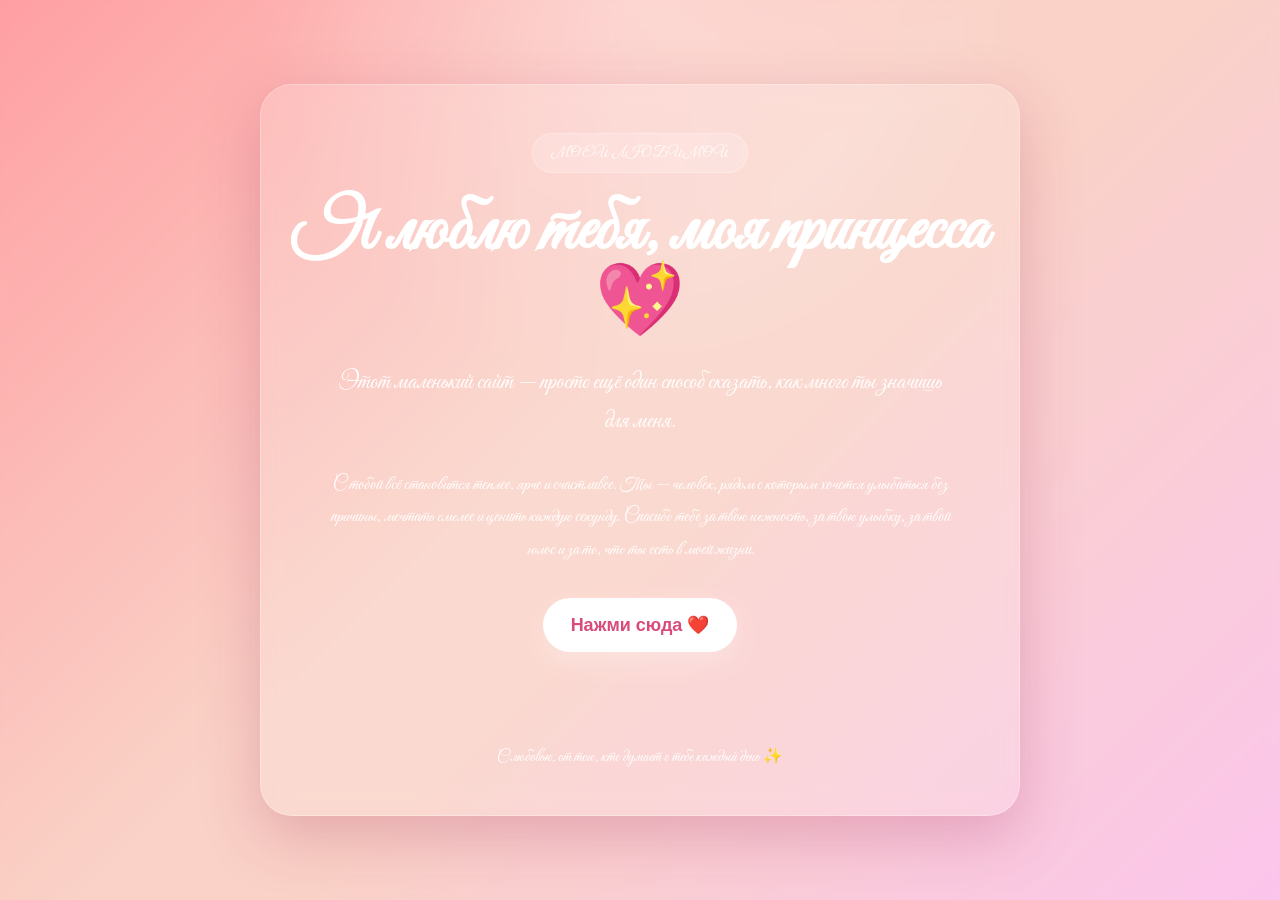
<file: index.html>
<!DOCTYPE html>
<html lang="ru">
<head>
  <link href="https://fonts.googleapis.com/css2?family=Great+Vibes&display=swap" rel="stylesheet">
  <meta charset="UTF-8" />
  <meta name="viewport" content="width=device-width, initial-scale=1.0" />
  <title>Признание в любви</title>
  <link rel="stylesheet" href="styles.css" />
</head>
<body>
  <div class="overlay"></div>

  <div class="container">
    <div class="card">
      <div class="badge">Моей любимой</div>
      <h1>Я люблю тебя, <span class="name">моя принцесса</span> 💖</h1>
      <p class="subtitle">
        Этот маленький сайт — просто ещё один способ сказать, как много ты значишь для меня.
      </p>

      <div class="message">
        С тобой всё становится теплее, ярче и счастливее. Ты — человек, рядом с которым хочется
        улыбаться без причины, мечтать смелее и ценить каждую секунду. Спасибо тебе за твою нежность,
        за твою улыбку, за твой голос и за то, что ты есть в моей жизни.
      </div>

      <button class="heart-btn" id="loveBtn">Нажми сюда ❤️</button>
      <div class="secret" id="secretMessage">
        Я хочу быть тем человеком, который каждый день делает тебя счастливой. Люблю тебя всем сердцем. 💘
      </div>

      <div class="footer">С любовью, от того, кто думает о тебе каждый день ✨</div>
    </div>
  </div>

  <script>
    const btn = document.getElementById('loveBtn');
    const secret = document.getElementById('secretMessage');

    btn.addEventListener('click', () => {
      secret.classList.toggle('show');

      for (let i = 0; i < 18; i++) {
        createHeart();
      }
    });

    function createHeart() {
      const heart = document.createElement('div');
      heart.className = 'floating-heart';

      heart.innerHTML = `
        <svg viewBox="0 0 24 24" width="100%" height="100%" fill="currentColor" xmlns="http://www.w3.org/2000/svg">
          <path d="M12 21s-6.716-4.35-9.428-7.062C.86 12.226 0 10.87 0 9.25 0 6.35 2.35 4 5.25 4c1.66 0 3.14.81 4.06 2.05C10.61 4.81 12.09 4 13.75 4 16.65 4 19 6.35 19 9.25c0 1.62-.86 2.98-2.57 4.69C13.72 16.65 12 21 12 21z"/>
        </svg>`;

      heart.style.left = Math.random() * 100 + 'vw';
      heart.style.animationDuration = (3 + Math.random() * 3) + 's';

      const size = 16 + Math.random() * 28;
      heart.style.width = size + 'px';
      heart.style.height = size + 'px';

      document.body.appendChild(heart);

      setTimeout(() => {
        heart.remove();
      }, 6500);
    }

    setInterval(() => {
      if (document.querySelectorAll('.floating-heart').length < 8) {
        createHeart();
      }
    }, 900);
  </script>
</body>
</html>
</file>
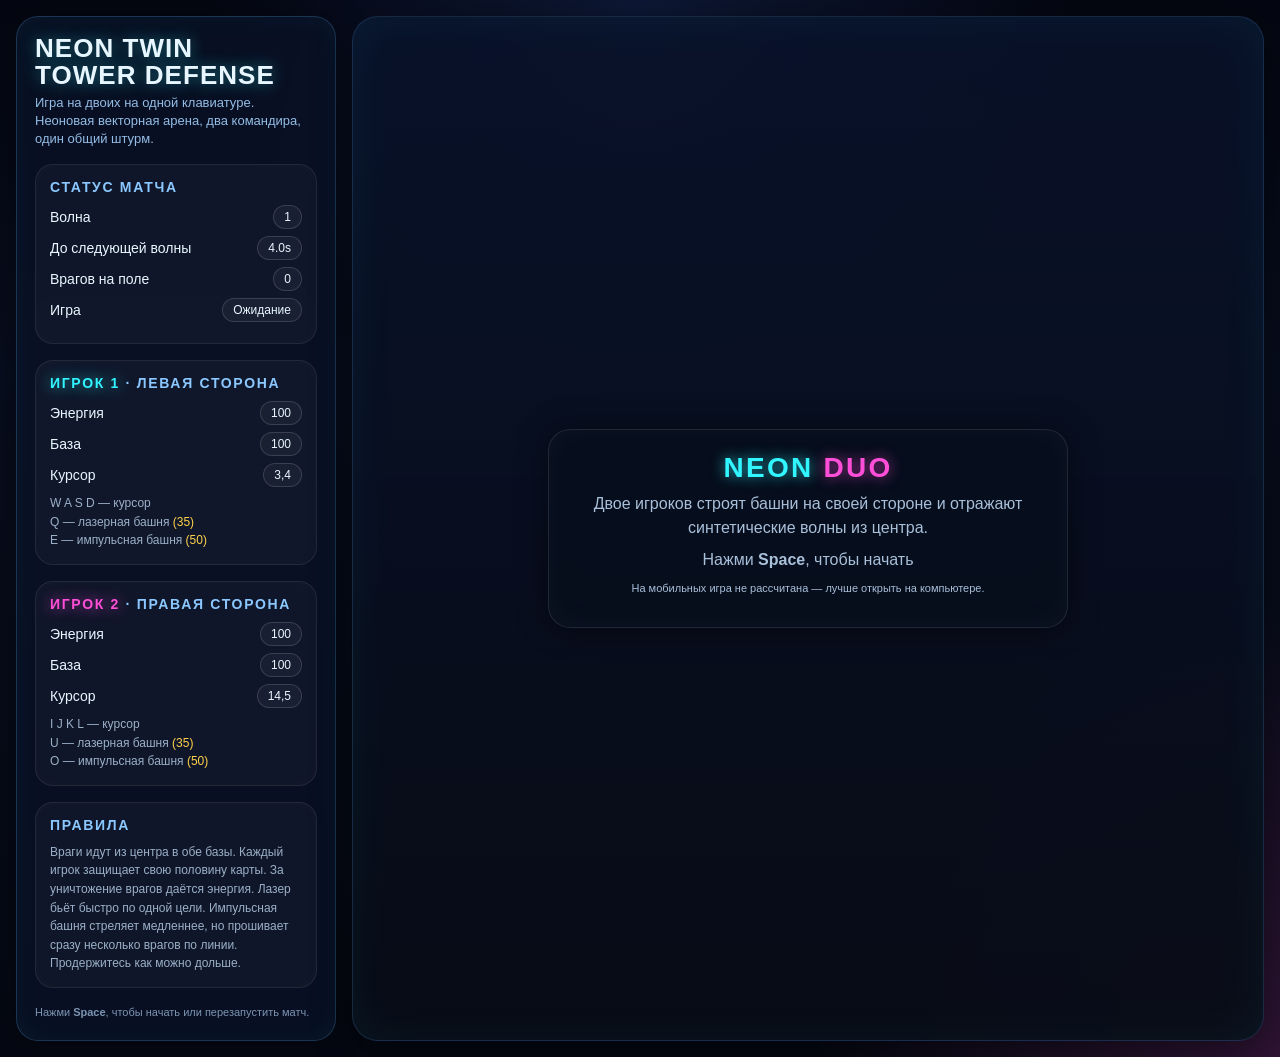
<file: game.html>
<!DOCTYPE html>
<html lang="ru">
<head>
  <meta charset="UTF-8" />
  <meta name="viewport" content="width=device-width, initial-scale=1.0" />
  <title>Neon Twin Tower Defense</title>
  <style>
    :root {
      --bg: #060816;
      --panel: rgba(10, 18, 38, 0.82);
      --grid: rgba(70, 120, 255, 0.14);
      --cyan: #32f6ff;
      --pink: #ff4fd8;
      --lime: #98ff5a;
      --gold: #ffd24a;
      --red: #ff5b6e;
      --white: #e8f7ff;
      --shadow-cyan: 0 0 14px rgba(50, 246, 255, 0.7);
      --shadow-pink: 0 0 14px rgba(255, 79, 216, 0.7);
    }

    * { box-sizing: border-box; }

    body {
      margin: 0;
      min-height: 100vh;
      font-family: Inter, Arial, sans-serif;
      color: var(--white);
      background:
        radial-gradient(circle at top, rgba(33, 65, 136, 0.3), transparent 35%),
        radial-gradient(circle at bottom right, rgba(255, 79, 216, 0.17), transparent 28%),
        linear-gradient(180deg, #040611, #070d1d 35%, #050812 100%);
      overflow: hidden;
    }

    .shell {
      display: grid;
      grid-template-columns: 320px 1fr;
      gap: 16px;
      padding: 16px;
      min-height: 100vh;
    }

    .hud {
      background: var(--panel);
      border: 1px solid rgba(98, 190, 255, 0.22);
      border-radius: 22px;
      padding: 18px;
      backdrop-filter: blur(12px);
      box-shadow: 0 0 30px rgba(0, 0, 0, 0.35), inset 0 0 30px rgba(50, 246, 255, 0.04);
      display: flex;
      flex-direction: column;
      gap: 16px;
    }

    .title {
      margin: 0;
      font-size: 26px;
      line-height: 1.05;
      letter-spacing: 0.04em;
      text-transform: uppercase;
      text-shadow: 0 0 16px rgba(50, 246, 255, 0.45);
    }

    .subtitle {
      color: #93bde6;
      font-size: 13px;
      line-height: 1.4;
      margin-top: 4px;
    }

    .card {
      border-radius: 18px;
      border: 1px solid rgba(255,255,255,0.08);
      padding: 14px;
      background: rgba(255,255,255,0.03);
      box-shadow: inset 0 0 16px rgba(255,255,255,0.02);
    }

    .card h2 {
      margin: 0 0 10px;
      font-size: 14px;
      text-transform: uppercase;
      letter-spacing: 0.12em;
      color: #8bc8ff;
    }

    .row {
      display: flex;
      justify-content: space-between;
      align-items: center;
      gap: 10px;
      margin: 7px 0;
      font-size: 14px;
    }

    .pill {
      padding: 4px 10px;
      border-radius: 999px;
      font-size: 12px;
      border: 1px solid rgba(255,255,255,0.14);
      background: rgba(255,255,255,0.04);
      white-space: nowrap;
    }

    .p1 { color: var(--cyan); text-shadow: var(--shadow-cyan); }
    .p2 { color: var(--pink); text-shadow: var(--shadow-pink); }
    .accent { color: var(--gold); }

    .help {
      font-size: 12px;
      line-height: 1.55;
      color: #9bb0c8;
    }

    .canvas-wrap {
      position: relative;
      background: linear-gradient(180deg, rgba(9,18,42,0.9), rgba(8,12,22,0.94));
      border: 1px solid rgba(95, 179, 255, 0.18);
      border-radius: 26px;
      overflow: hidden;
      box-shadow: 0 10px 40px rgba(0,0,0,0.45), inset 0 0 50px rgba(50, 246, 255, 0.05);
    }

    canvas {
      width: 100%;
      height: 100%;
      display: block;
    }

    .overlay {
      position: absolute;
      inset: 0;
      display: flex;
      align-items: center;
      justify-content: center;
      pointer-events: none;
    }

    .center-panel {
      background: rgba(7, 14, 28, 0.84);
      border: 1px solid rgba(255,255,255,0.11);
      border-radius: 22px;
      padding: 22px 26px;
      text-align: center;
      max-width: 520px;
      box-shadow: 0 0 32px rgba(0, 0, 0, 0.45), inset 0 0 30px rgba(255,255,255,0.03);
      backdrop-filter: blur(14px);
    }

    .center-panel h3 {
      margin: 0 0 8px;
      font-size: 28px;
      text-transform: uppercase;
      letter-spacing: 0.08em;
    }

    .center-panel p {
      margin: 8px 0;
      color: #a9c0da;
      line-height: 1.5;
    }

    .blink {
      animation: blink 1.2s ease-in-out infinite;
    }

    @keyframes blink {
      0%, 100% { opacity: 1; }
      50% { opacity: 0.35; }
    }

    .tiny {
      font-size: 11px;
      color: #7c95b3;
      line-height: 1.5;
    }

    @media (max-width: 1050px) {
      .shell {
        grid-template-columns: 1fr;
        grid-template-rows: auto 1fr;
        height: 100vh;
      }
      .hud {
        max-height: 36vh;
        overflow: auto;
      }
    }
  </style>
</head>
<body>
  <div class="shell">
    <aside class="hud">
      <div>
        <h1 class="title">Neon Twin<br/>Tower Defense</h1>
        <div class="subtitle">Игра на двоих на одной клавиатуре. Неоновая векторная арена, два командира, один общий штурм.</div>
      </div>

      <section class="card">
        <h2>Статус матча</h2>
        <div class="row"><span>Волна</span><span class="pill" id="waveLabel">1</span></div>
        <div class="row"><span>До следующей волны</span><span class="pill" id="waveTimer">0.0s</span></div>
        <div class="row"><span>Врагов на поле</span><span class="pill" id="enemyLabel">0</span></div>
        <div class="row"><span>Игра</span><span class="pill" id="stateLabel">Ожидание</span></div>
      </section>

      <section class="card">
        <h2><span class="p1">Игрок 1</span> · Левая сторона</h2>
        <div class="row"><span>Энергия</span><span class="pill" id="p1Energy">100</span></div>
        <div class="row"><span>База</span><span class="pill" id="p1Base">100</span></div>
        <div class="row"><span>Курсор</span><span class="pill" id="p1Cursor">1,1</span></div>
        <div class="help">
          W A S D — курсор<br/>
          Q — лазерная башня <span class="accent">(35)</span><br/>
          E — импульсная башня <span class="accent">(50)</span>
        </div>
      </section>

      <section class="card">
        <h2><span class="p2">Игрок 2</span> · Правая сторона</h2>
        <div class="row"><span>Энергия</span><span class="pill" id="p2Energy">100</span></div>
        <div class="row"><span>База</span><span class="pill" id="p2Base">100</span></div>
        <div class="row"><span>Курсор</span><span class="pill" id="p2Cursor">1,1</span></div>
        <div class="help">
          I J K L — курсор<br/>
          U — лазерная башня <span class="accent">(35)</span><br/>
          O — импульсная башня <span class="accent">(50)</span>
        </div>
      </section>

      <section class="card">
        <h2>Правила</h2>
        <div class="help">
          Враги идут из центра в обе базы. Каждый игрок защищает свою половину карты. За уничтожение врагов даётся энергия. Лазер бьёт быстро по одной цели. Импульсная башня стреляет медленнее, но прошивает сразу несколько врагов по линии. Продержитесь как можно дольше.
        </div>
      </section>

      <div class="tiny">Нажми <b>Space</b>, чтобы начать или перезапустить матч.</div>
    </aside>

    <main class="canvas-wrap">
      <canvas id="game"></canvas>
      <div class="overlay" id="overlay">
        <div class="center-panel">
          <h3 class="p1">Neon <span class="p2">Duo</span></h3>
          <p>Двое игроков строят башни на своей стороне и отражают синтетические волны из центра.</p>
          <p class="blink">Нажми <b>Space</b>, чтобы начать</p>
          <p class="tiny">На мобильных игра не рассчитана — лучше открыть на компьютере.</p>
        </div>
      </div>
    </main>
  </div>

  <script>
    const canvas = document.getElementById('game');
    const ctx = canvas.getContext('2d');
    const overlay = document.getElementById('overlay');

    const ui = {
      waveLabel: document.getElementById('waveLabel'),
      waveTimer: document.getElementById('waveTimer'),
      enemyLabel: document.getElementById('enemyLabel'),
      stateLabel: document.getElementById('stateLabel'),
      p1Energy: document.getElementById('p1Energy'),
      p2Energy: document.getElementById('p2Energy'),
      p1Base: document.getElementById('p1Base'),
      p2Base: document.getElementById('p2Base'),
      p1Cursor: document.getElementById('p1Cursor'),
      p2Cursor: document.getElementById('p2Cursor')
    };

    const world = {
      cols: 16,
      rows: 8,
      cell: 0,
      padX: 0,
      padY: 0,
      width: 0,
      height: 0
    };

    const state = {
      running: false,
      gameOver: false,
      time: 0,
      wave: 1,
      nextWaveIn: 4,
      waveSpawning: false,
      spawnLeft: 0,
      spawnRight: 0,
      spawnTick: 0,
      enemies: [],
      projectiles: [],
      particles: [],
      flashes: [],
      towers: [],
      grid: [],
      players: []
    };

    function resize() {
      const rect = canvas.parentElement.getBoundingClientRect();
      canvas.width = rect.width * devicePixelRatio;
      canvas.height = rect.height * devicePixelRatio;
      canvas.style.width = rect.width + 'px';
      canvas.style.height = rect.height + 'px';
      ctx.setTransform(devicePixelRatio, 0, 0, devicePixelRatio, 0, 0);

      world.width = rect.width;
      world.height = rect.height;
      world.cell = Math.min((rect.width - 80) / world.cols, (rect.height - 80) / world.rows);
      world.padX = (rect.width - world.cell * world.cols) / 2;
      world.padY = (rect.height - world.cell * world.rows) / 2;
    }

    function makePlayers() {
      return [
        {
          side: 'left',
          color: '#32f6ff',
          soft: 'rgba(50,246,255,0.25)',
          baseHP: 100,
          energy: 100,
          cursor: { x: 2, y: 3 },
          homeX: 0,
          controls: { up: 'w', down: 's', left: 'a', right: 'd', basic: 'q', pulse: 'e' }
        },
        {
          side: 'right',
          color: '#ff4fd8',
          soft: 'rgba(255,79,216,0.25)',
          baseHP: 100,
          energy: 100,
          cursor: { x: 13, y: 4 },
          homeX: world.cols - 1,
          controls: { up: 'i', down: 'k', left: 'j', right: 'l', basic: 'u', pulse: 'o' }
        }
      ];
    }

    function resetGame() {
      state.running = true;
      state.gameOver = false;
      state.time = 0;
      state.wave = 1;
      state.nextWaveIn = 4;
      state.waveSpawning = false;
      state.spawnLeft = 0;
      state.spawnRight = 0;
      state.spawnTick = 0;
      state.enemies = [];
      state.projectiles = [];
      state.particles = [];
      state.flashes = [];
      state.towers = [];
      state.grid = Array.from({ length: world.rows }, () => Array(world.cols).fill(null));
      state.players = makePlayers();
      overlay.style.display = 'none';
      updateUI();
    }

    function cellCenter(x, y) {
      return {
        x: world.padX + x * world.cell + world.cell / 2,
        y: world.padY + y * world.cell + world.cell / 2
      };
    }

    function gridFromPixel(px, py) {
      return {
        x: Math.floor((px - world.padX) / world.cell),
        y: Math.floor((py - world.padY) / world.cell)
      };
    }

    function inBounds(x, y) {
      return x >= 0 && x < world.cols && y >= 0 && y < world.rows;
    }

    function canBuild(player, x, y) {
      if (!inBounds(x, y)) return false;
      if (state.grid[y][x]) return false;
      if (x === 7 || x === 8) return false;
      if (player.side === 'left' && x > 6) return false;
      if (player.side === 'right' && x < 9) return false;
      return true;
    }

    function addTower(playerIndex, type) {
      const player = state.players[playerIndex];
      const cost = type === 'laser' ? 35 : 50;
      if (player.energy < cost) return;
      const { x, y } = player.cursor;
      if (!canBuild(player, x, y)) return;

      const cfg = type === 'laser'
        ? { range: 2.8, fireRate: 0.38, damage: 16, kind: 'laser' }
        : { range: 3.4, fireRate: 0.9, damage: 11, pierce: 3, kind: 'pulse' };

      const c = cellCenter(x, y);
      const tower = {
        owner: playerIndex,
        x, y,
        px: c.x,
        py: c.y,
        cooldown: Math.random() * 0.2,
        ...cfg
      };
      state.towers.push(tower);
      state.grid[y][x] = tower;
      player.energy -= cost;
      burst(c.x, c.y, player.color, 14, 1.8);
      updateUI();
    }

    function spawnEnemy(side) {
      const y = Math.floor(Math.random() * world.rows);
      const laneCenter = cellCenter(side === 'left' ? 8 : 7, y);
      const speed = 18 + state.wave * 2.2 + Math.random() * 6;
      const hp = 28 + state.wave * 8;
      state.enemies.push({
        side,
        x: laneCenter.x,
        y: laneCenter.y,
        row: y,
        hp,
        maxHp: hp,
        speed,
        radius: world.cell * 0.2,
        alive: true
      });
    }

    function startWave() {
      state.waveSpawning = true;
      const count = 4 + state.wave * 2;
      state.spawnLeft = count;
      state.spawnRight = count;
      state.spawnTick = 0.15;
      state.nextWaveIn = 999;
      updateUI();
    }

    function updateWave(dt) {
      if (!state.waveSpawning) {
        state.nextWaveIn -= dt;
        if (state.nextWaveIn <= 0) startWave();
        return;
      }

      state.spawnTick -= dt;
      if (state.spawnTick <= 0) {
        if (state.spawnLeft > 0) {
          spawnEnemy('left');
          state.spawnLeft--;
        }
        if (state.spawnRight > 0) {
          spawnEnemy('right');
          state.spawnRight--;
        }
        state.spawnTick = Math.max(0.18, 0.46 - state.wave * 0.015);
      }

      if (state.spawnLeft === 0 && state.spawnRight === 0 && state.enemies.length === 0) {
        state.waveSpawning = false;
        state.wave += 1;
        state.nextWaveIn = 4.5;
        state.players.forEach(p => { p.energy += 18; });
      }
    }

    function findTarget(tower) {
      let best = null;
      let bestDist = Infinity;
      for (const enemy of state.enemies) {
        if (!enemy.alive) continue;
        if (tower.owner === 0 && enemy.side !== 'left') continue;
        if (tower.owner === 1 && enemy.side !== 'right') continue;
        const dx = enemy.x - tower.px;
        const dy = enemy.y - tower.py;
        const dist = Math.hypot(dx, dy) / world.cell;
        if (dist <= tower.range && dist < bestDist) {
          bestDist = dist;
          best = enemy;
        }
      }
      return best;
    }

    function shootTower(tower, target) {
      if (!target) return;
      if (tower.kind === 'laser') {
        state.projectiles.push({
          kind: 'laser',
          owner: tower.owner,
          x: tower.px,
          y: tower.py,
          tx: target.x,
          ty: target.y,
          target,
          speed: 520,
          damage: tower.damage,
          radius: 4
        });
      } else {
        state.flashes.push({
          x1: tower.px, y1: tower.py, x2: target.x, y2: target.y,
          color: tower.owner === 0 ? '#32f6ff' : '#ff4fd8',
          life: 0.08,
          width: 3
        });

        const hits = state.enemies
          .filter(e => e.alive && e.side === target.side && e.row === target.row)
          .sort((a, b) => Math.abs(a.x - tower.px) - Math.abs(b.x - tower.px))
          .slice(0, tower.pierce || 2);

        hits.forEach(enemy => applyDamage(enemy, tower.damage, tower.owner));
      }
    }

    function applyDamage(enemy, damage, ownerIndex) {
      enemy.hp -= damage;
      burst(enemy.x, enemy.y, state.players[ownerIndex].color, 4, 0.7);
      if (enemy.hp <= 0 && enemy.alive) {
        enemy.alive = false;
        state.players[ownerIndex].energy += 10;
        burst(enemy.x, enemy.y, state.players[ownerIndex].color, 16, 2.4);
      }
    }

    function updateTowers(dt) {
      for (const tower of state.towers) {
        tower.cooldown -= dt;
        if (tower.cooldown <= 0) {
          const target = findTarget(tower);
          if (target) {
            shootTower(tower, target);
            tower.cooldown = tower.fireRate;
          }
        }
      }
    }

    function updateProjectiles(dt) {
      for (const p of state.projectiles) {
        if (p.target && !p.target.alive) { p.dead = true; continue; }
        const tx = p.target ? p.target.x : p.tx;
        const ty = p.target ? p.target.y : p.ty;
        const dx = tx - p.x;
        const dy = ty - p.y;
        const dist = Math.hypot(dx, dy);
        if (dist < 8) {
          if (p.target && p.target.alive) applyDamage(p.target, p.damage, p.owner);
          state.flashes.push({ x1: p.x, y1: p.y, x2: tx, y2: ty, color: state.players[p.owner].color, life: 0.06, width: 2 });
          p.dead = true;
          continue;
        }
        const step = Math.min(dist, p.speed * dt);
        p.x += dx / dist * step;
        p.y += dy / dist * step;
      }
      state.projectiles = state.projectiles.filter(p => !p.dead);
    }

    function updateEnemies(dt) {
      const leftBase = cellCenter(0, 0).x - world.cell * 0.1;
      const rightBase = cellCenter(world.cols - 1, 0).x + world.cell * 0.1;

      for (const enemy of state.enemies) {
        if (!enemy.alive) continue;
        const dir = enemy.side === 'left' ? -1 : 1;
        enemy.x += dir * enemy.speed * dt;
        const targetX = enemy.side === 'left' ? leftBase : rightBase;
        if ((dir < 0 && enemy.x <= targetX) || (dir > 0 && enemy.x >= targetX)) {
          enemy.alive = false;
          const playerIndex = enemy.side === 'left' ? 0 : 1;
          state.players[playerIndex].baseHP -= 12;
          burst(enemy.x, enemy.y, '#ff5b6e', 18, 2.8);
          screenFlash(playerIndex);
          if (state.players[playerIndex].baseHP <= 0) {
            state.players[playerIndex].baseHP = 0;
            endGame(playerIndex === 0 ? 2 : 1);
          }
        }
      }
      state.enemies = state.enemies.filter(e => e.alive);
    }

    function burst(x, y, color, count, speedMul) {
      for (let i = 0; i < count; i++) {
        const a = Math.random() * Math.PI * 2;
        const speed = (18 + Math.random() * 42) * speedMul;
        state.particles.push({
          x, y,
          vx: Math.cos(a) * speed,
          vy: Math.sin(a) * speed,
          life: 0.25 + Math.random() * 0.45,
          maxLife: 0.6,
          color
        });
      }
    }

    function screenFlash(playerIndex) {
      state.flashes.push({
        full: true,
        side: playerIndex,
        color: playerIndex === 0 ? 'rgba(50,246,255,0.16)' : 'rgba(255,79,216,0.16)',
        life: 0.22
      });
    }

    function updateFx(dt) {
      state.particles.forEach(p => {
        p.x += p.vx * dt;
        p.y += p.vy * dt;
        p.vx *= 0.97;
        p.vy *= 0.97;
        p.life -= dt;
      });
      state.particles = state.particles.filter(p => p.life > 0);

      state.flashes.forEach(f => f.life -= dt);
      state.flashes = state.flashes.filter(f => f.life > 0);
    }

    function endGame(winner) {
      state.running = false;
      state.gameOver = true;
      overlay.style.display = 'flex';
      overlay.innerHTML = `
        <div class="center-panel">
          <h3>${winner === 1 ? '<span class="p1">Игрок 1 победил</span>' : '<span class="p2">Игрок 2 победил</span>'}</h3>
          <p>Одна из баз была уничтожена. Нажми <b>Space</b>, чтобы сыграть ещё раз.</p>
          <p class="tiny">Дожитая волна: ${state.wave}</p>
        </div>
      `;
      updateUI();
    }

    function updateUI() {
      const p1 = state.players[0] || { energy: 0, baseHP: 0, cursor: { x: 0, y: 0 } };
      const p2 = state.players[1] || { energy: 0, baseHP: 0, cursor: { x: 0, y: 0 } };
      ui.waveLabel.textContent = state.wave;
      ui.waveTimer.textContent = state.waveSpawning ? 'Волна идёт' : Math.max(0, state.nextWaveIn).toFixed(1) + 's';
      ui.enemyLabel.textContent = state.enemies.length;
      ui.stateLabel.textContent = state.gameOver ? 'Финиш' : (state.running ? 'Матч' : 'Ожидание');
      ui.p1Energy.textContent = Math.floor(p1.energy);
      ui.p2Energy.textContent = Math.floor(p2.energy);
      ui.p1Base.textContent = Math.max(0, Math.floor(p1.baseHP));
      ui.p2Base.textContent = Math.max(0, Math.floor(p2.baseHP));
      ui.p1Cursor.textContent = `${p1.cursor.x + 1},${p1.cursor.y + 1}`;
      ui.p2Cursor.textContent = `${p2.cursor.x + 1},${p2.cursor.y + 1}`;
    }

    function moveCursor(playerIndex, dx, dy) {
      if (!state.running) return;
      const p = state.players[playerIndex];
      p.cursor.x = Math.max(0, Math.min(world.cols - 1, p.cursor.x + dx));
      p.cursor.y = Math.max(0, Math.min(world.rows - 1, p.cursor.y + dy));
      updateUI();
    }

    function drawGrid() {
      for (let y = 0; y < world.rows; y++) {
        for (let x = 0; x < world.cols; x++) {
          const px = world.padX + x * world.cell;
          const py = world.padY + y * world.cell;
          const isCenter = x === 7 || x === 8;
          ctx.strokeStyle = isCenter ? 'rgba(255,210,74,0.35)' : 'rgba(80,140,255,0.14)';
          ctx.lineWidth = 1;
          roundRect(px + 3, py + 3, world.cell - 6, world.cell - 6, 12);
          ctx.stroke();
          if (isCenter) {
            ctx.fillStyle = 'rgba(255,210,74,0.05)';
            roundRect(px + 7, py + 7, world.cell - 14, world.cell - 14, 10);
            ctx.fill();
          }
        }
      }

      const midX = world.padX + 8 * world.cell;
      ctx.strokeStyle = 'rgba(255,210,74,0.4)';
      ctx.lineWidth = 3;
      ctx.beginPath();
      ctx.moveTo(midX, world.padY + 8);
      ctx.lineTo(midX, world.padY + world.rows * world.cell - 8);
      ctx.stroke();
    }

    function drawBase(side, hp, color) {
      const x = side === 'left' ? world.padX - world.cell * 0.55 : world.padX + world.cols * world.cell + world.cell * 0.55;
      const y = world.padY + world.rows * world.cell / 2;

      ctx.save();
      ctx.translate(x, y);
      ctx.strokeStyle = color;
      ctx.fillStyle = side === 'left' ? 'rgba(50,246,255,0.10)' : 'rgba(255,79,216,0.10)';
      ctx.lineWidth = 3;
      glow(color, 14);
      polygon(0, 0, world.cell * 0.52, 6, Math.PI / 6);
      ctx.fill();
      ctx.stroke();

      ctx.strokeStyle = 'rgba(255,255,255,0.2)';
      ctx.lineWidth = 2;
      ctx.strokeRect(-26, world.cell * 0.72, 52, 7);
      ctx.fillStyle = color;
      ctx.fillRect(-26, world.cell * 0.72, 52 * (hp / 100), 7);
      ctx.restore();
    }

    function drawTowers() {
      for (const t of state.towers) {
        const color = t.owner === 0 ? '#32f6ff' : '#ff4fd8';
        ctx.save();
        ctx.translate(t.px, t.py);
        glow(color, 14);
        ctx.strokeStyle = color;
        ctx.fillStyle = t.kind === 'laser' ? 'rgba(50,246,255,0.08)' : 'rgba(255,79,216,0.08)';
        ctx.lineWidth = 2.5;
        if (t.kind === 'laser') {
          polygon(0, 0, world.cell * 0.24, 4, Math.PI / 4);
        } else {
          polygon(0, 0, world.cell * 0.26, 6, Math.PI / 6);
        }
        ctx.fill();
        ctx.stroke();
        ctx.beginPath();
        ctx.moveTo(-world.cell * 0.12, world.cell * 0.12);
        ctx.lineTo(world.cell * 0.12, -world.cell * 0.12);
        ctx.stroke();
        ctx.restore();
      }
    }

    function drawEnemies() {
      for (const e of state.enemies) {
        const color = e.side === 'left' ? '#74c0ff' : '#ff85e8';
        ctx.save();
        ctx.translate(e.x, e.y);
        ctx.strokeStyle = color;
        ctx.fillStyle = 'rgba(255,255,255,0.03)';
        ctx.lineWidth = 2;
        glow(color, 9);
        polygon(0, 0, e.radius * 1.45, 3, Math.PI / 2);
        ctx.fill();
        ctx.stroke();
        ctx.restore();

        ctx.fillStyle = 'rgba(255,255,255,0.08)';
        ctx.fillRect(e.x - 14, e.y - 18, 28, 4);
        ctx.fillStyle = color;
        ctx.fillRect(e.x - 14, e.y - 18, 28 * Math.max(0, e.hp / e.maxHp), 4);
      }
    }

    function drawProjectiles() {
      for (const p of state.projectiles) {
        const color = p.owner === 0 ? '#32f6ff' : '#ff4fd8';
        ctx.beginPath();
        ctx.fillStyle = color;
        glow(color, 12);
        ctx.arc(p.x, p.y, p.radius, 0, Math.PI * 2);
        ctx.fill();
      }
    }

    function drawParticles() {
      for (const p of state.particles) {
        ctx.globalAlpha = Math.max(0, p.life / p.maxLife);
        ctx.fillStyle = p.color;
        ctx.fillRect(p.x, p.y, 2.5, 2.5);
      }
      ctx.globalAlpha = 1;
    }

    function drawFlashes() {
      for (const f of state.flashes) {
        if (f.full) {
          ctx.fillStyle = f.color.replace(/0\.16/, (0.16 * (f.life / 0.22)).toFixed(3));
          const half = world.width / 2;
          const x = f.side === 0 ? 0 : half;
          ctx.fillRect(x, 0, half, world.height);
          continue;
        }
        ctx.save();
        ctx.strokeStyle = f.color;
        ctx.globalAlpha = Math.max(0, f.life / 0.08);
        ctx.lineWidth = f.width;
        glow(f.color, 10);
        ctx.beginPath();
        ctx.moveTo(f.x1, f.y1);
        ctx.lineTo(f.x2, f.y2);
        ctx.stroke();
        ctx.restore();
      }
      ctx.globalAlpha = 1;
    }

    function drawCursors() {
      state.players.forEach((p, index) => {
        const c = cellCenter(p.cursor.x, p.cursor.y);
        const color = index === 0 ? '#32f6ff' : '#ff4fd8';
        const good = canBuild(p, p.cursor.x, p.cursor.y);
        ctx.save();
        ctx.translate(c.x, c.y);
        ctx.strokeStyle = good ? color : '#ff5b6e';
        ctx.lineWidth = 2;
        ctx.setLineDash([6, 6]);
        glow(good ? color : '#ff5b6e', 10);
        roundRect(-world.cell * 0.36, -world.cell * 0.36, world.cell * 0.72, world.cell * 0.72, 12);
        ctx.stroke();
        ctx.setLineDash([]);
        ctx.restore();
      });
    }

    function drawBackdrop() {
      const g = ctx.createLinearGradient(0, 0, 0, world.height);
      g.addColorStop(0, '#09122c');
      g.addColorStop(1, '#060912');
      ctx.fillStyle = g;
      ctx.fillRect(0, 0, world.width, world.height);

      for (let i = 0; i < 80; i++) {
        const x = (i * 137.2) % world.width;
        const y = (i * 53.7) % world.height;
        ctx.fillStyle = i % 2 ? 'rgba(50,246,255,0.05)' : 'rgba(255,79,216,0.04)';
        ctx.fillRect(x, y, 2, 2);
      }
    }

    function render() {
      drawBackdrop();
      drawGrid();
      drawBase('left', state.players[0]?.baseHP ?? 100, '#32f6ff');
      drawBase('right', state.players[1]?.baseHP ?? 100, '#ff4fd8');
      drawTowers();
      drawEnemies();
      drawProjectiles();
      drawParticles();
      drawFlashes();
      drawCursors();
    }

    function roundRect(x, y, w, h, r) {
      ctx.beginPath();
      ctx.moveTo(x + r, y);
      ctx.arcTo(x + w, y, x + w, y + h, r);
      ctx.arcTo(x + w, y + h, x, y + h, r);
      ctx.arcTo(x, y + h, x, y, r);
      ctx.arcTo(x, y, x + w, y, r);
      ctx.closePath();
    }

    function polygon(x, y, radius, sides, angleOffset = 0) {
      ctx.beginPath();
      for (let i = 0; i < sides; i++) {
        const a = angleOffset + Math.PI * 2 * (i / sides);
        const px = x + Math.cos(a) * radius;
        const py = y + Math.sin(a) * radius;
        if (i === 0) ctx.moveTo(px, py);
        else ctx.lineTo(px, py);
      }
      ctx.closePath();
    }

    function glow(color, blur) {
      ctx.shadowColor = color;
      ctx.shadowBlur = blur;
    }

    let last = 0;
    function frame(ts) {
      const dt = Math.min(0.033, (ts - last) / 1000 || 0.016);
      last = ts;

      if (state.running) {
        state.time += dt;
        updateWave(dt);
        updateTowers(dt);
        updateProjectiles(dt);
        updateEnemies(dt);
        updateFx(dt);
        updateUI();
      }

      render();
      requestAnimationFrame(frame);
    }

    window.addEventListener('keydown', (e) => {
      const key = e.key.toLowerCase();
      if ([ ' ', 'arrowup', 'arrowdown', 'arrowleft', 'arrowright' ].includes(key)) e.preventDefault();

      if (key === ' ') {
        resetGame();
        return;
      }

      if (!state.running) return;

      const p1 = state.players[0].controls;
      const p2 = state.players[1].controls;

      if (key === p1.up) moveCursor(0, 0, -1);
      else if (key === p1.down) moveCursor(0, 0, 1);
      else if (key === p1.left) moveCursor(0, -1, 0);
      else if (key === p1.right) moveCursor(0, 1, 0);
      else if (key === p1.basic) addTower(0, 'laser');
      else if (key === p1.pulse) addTower(0, 'pulse');
      else if (key === p2.up) moveCursor(1, 0, -1);
      else if (key === p2.down) moveCursor(1, 0, 1);
      else if (key === p2.left) moveCursor(1, -1, 0);
      else if (key === p2.right) moveCursor(1, 1, 0);
      else if (key === p2.basic) addTower(1, 'laser');
      else if (key === p2.pulse) addTower(1, 'pulse');
    });

    resize();
    state.players = makePlayers();
    updateUI();
    window.addEventListener('resize', resize);
    requestAnimationFrame(frame);
  </script>
</body>
</html>
</file>
<file: styles.css>
* {
  margin: 0;
  padding: 0;
  box-sizing: border-box;
}

body {
  font-family: Great Vibes, Helvetica, sans-serif;
  min-height: 100vh;
  background:
    radial-gradient(circle at top, rgba(255,255,255,0.35), transparent 35%),
    linear-gradient(135deg, #ff9a9e 0%, #fad0c4 45%, #fad0c4 55%, #fbc2eb 100%);
  overflow-x: hidden;
  overflow-y: auto;
  color: #fff;
}

.overlay {
  position: fixed;
  inset: 0;
  background: rgba(255, 255, 255, 0.06);
  backdrop-filter: blur(4px);
  pointer-events: none;
}

.container {
  position: relative;
  z-index: 2;
  min-height: 100vh;
  display: flex;
  align-items: center;
  justify-content: center;
  padding: 24px;
}

.card {
  width: min(760px, 100%);
  background: rgba(255, 255, 255, 0.16);
  border: 1px solid rgba(255, 255, 255, 0.25);
  border-radius: 32px;
  padding: 48px 32px;
  text-align: center;
  box-shadow: 0 20px 60px rgba(165, 38, 86, 0.25);
  backdrop-filter: blur(14px);
  animation: fadeUp 1.2s ease;
}

.badge {
  display: inline-block;
  padding: 10px 18px;
  border-radius: 999px;
  background: rgba(255, 255, 255, 0.18);
  border: 1px solid rgba(255, 255, 255, 0.25);
  font-size: 14px;
  letter-spacing: 0.08em;
  text-transform: uppercase;
  margin-bottom: 22px;
}

h1 {
  font-size: clamp(38px, 6vw, 72px);
  line-height: 1.05;
  margin-bottom: 18px;
}

.subtitle {
  font-size: clamp(18px, 2.5vw, 24px);
  line-height: 1.6;
  max-width: 620px;
  margin: 0 auto 28px;
}

.message {
  max-width: 650px;
  margin: 0 auto 32px;
  font-size: 18px;
  line-height: 1.8;
}

.heart-btn {
  border: none;
  cursor: pointer;
  padding: 16px 28px;
  border-radius: 999px;
  font-size: 18px;
  font-weight: bold;
  color: #d94b7c;
  background: #fff;
  box-shadow: 0 10px 24px rgba(255,255,255,0.28);
}

.secret {
  margin-top: 26px;
  font-size: 20px;
  line-height: 1.7;
  min-height: 68px;
  opacity: 0;
  transform: translateY(12px);
  transition: 0.45s ease;
}

.secret.show {
  opacity: 1;
  transform: translateY(0);
}

.floating-heart {
  position: fixed;
  bottom: -20px;
  color: rgba(255,255,255,0.8);
  animation: floatUp linear forwards;
  pointer-events: none;
}

@keyframes fadeUp {
  from {
    opacity: 0;
    transform: translateY(30px);
  }
  to {
    opacity: 1;
    transform: translateY(0);
  }
}

@keyframes floatUp {
  0% {
    transform: translateY(0) scale(1);
    opacity: 0;
  }
  15% {
    opacity: 1;
  }
  100% {
    transform: translateY(-120vh) scale(1.8);
    opacity: 0;
  }
}

@media (max-width: 640px) {
  .container {
    align-items: flex-start;
    padding: 18px 12px 28px;
  }

  .card {
    width: 100%;
    padding: 26px 18px;
  }

  .message {
    font-size: 15px;
  }

  .secret {
    font-size: 17px;
  }
}
</file>
